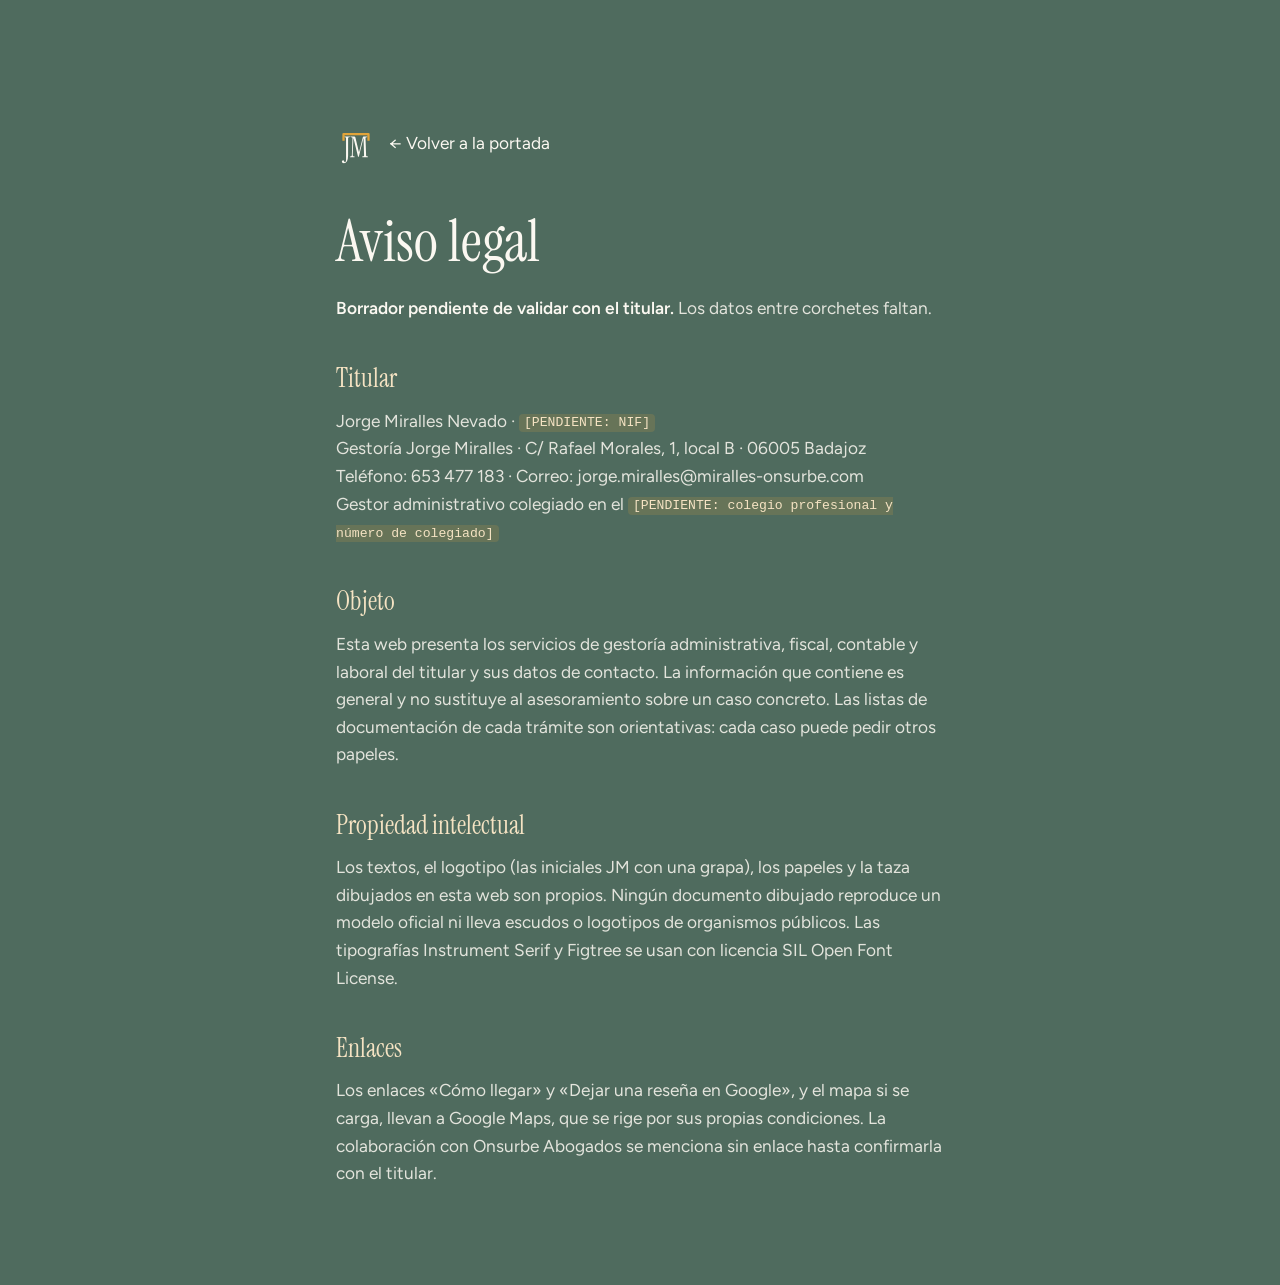
<file: aviso-legal.html>
<!DOCTYPE html>
<html lang="es">
<head>
<meta charset="utf-8">
<meta name="robots" content="noindex, nofollow">
<meta name="viewport" content="width=device-width, initial-scale=1">
<title>Aviso legal · Gestoría Jorge Miralles</title>
<link rel="icon" href="assets/favicon.svg" type="image/svg+xml">
<link rel="apple-touch-icon" href="assets/apple-touch-icon.png">
<link rel="preconnect" href="https://fonts.googleapis.com">
<link rel="preconnect" href="https://fonts.gstatic.com" crossorigin>
<link rel="stylesheet" href="https://fonts.googleapis.com/css2?family=Instrument+Serif:ital@0;1&family=Figtree:wght@400;500;600&display=swap">
<link rel="stylesheet" href="css/estilos.css?v=cb965772">
</head>
<body>
<main class="legal">
  <a class="legal__volver" href="index.html">
    <svg width="40" height="40" aria-hidden="true" focusable="false" viewBox="0 0 64 64"><path fill="currentColor" d="M12.62 62.89Q11.2 62.89 10.3 62.13Q9.4 61.37 9.4 60.13Q9.4 59.21 9.93 58.61Q10.46 58.01 11.29 58.01Q12.07 58.01 12.39 58.47Q12.71 58.93 12.92 59.53Q13.13 60.13 13.4 60.59Q13.68 61.05 14.28 61.05Q15.15 61.05 15.61 60.04Q16.07 59.03 16.07 57.19V22.92Q16.07 21.95 15.77 21.63Q15.47 21.31 14.51 21.12L13.45 20.94Q12.85 20.8 12.85 20.39Q12.85 19.88 13.54 19.88H21.87Q22.56 19.88 22.56 20.39Q22.56 20.8 21.96 20.94L20.9 21.12Q19.94 21.31 19.64 21.63Q19.34 21.95 19.34 22.92V50.98Q19.34 56.5 17.54 59.69Q15.75 62.89 12.62 62.89Z M35.92 52.54Q35.74 52.54 35.51 52.4Q35.28 52.26 35.19 51.8L28.24 23.61Q28.19 23.28 27.96 23.31Q27.73 23.33 27.73 23.65L26.81 49.04Q26.77 50.33 27.23 51Q27.69 51.67 28.84 51.85L29.44 51.94Q30.03 51.99 30.03 52.49Q30.03 53 29.34 53H22.77Q22.08 53 22.08 52.49Q22.08 51.99 22.67 51.94L23.27 51.85Q24.47 51.67 24.91 51Q25.34 50.33 25.39 49.04L26.31 22.92Q26.35 21.95 26.03 21.63Q25.71 21.31 24.65 21.12L23.59 20.94Q23 20.8 23 20.39Q23 19.88 23.69 19.88H29.21Q30.63 19.88 30.95 21.26L36.52 44.21Q36.61 44.54 36.82 44.54Q37.03 44.54 37.07 44.21L42.87 21.03Q43.14 19.88 44.34 19.88H49.77Q50.46 19.88 50.46 20.39Q50.46 20.8 49.86 20.94L48.8 21.12Q47.84 21.31 47.51 21.63Q47.19 21.95 47.24 22.92L48.16 49.96Q48.2 50.93 48.48 51.25Q48.76 51.57 49.72 51.76L50.78 51.94Q51.38 52.08 51.38 52.49Q51.38 53 50.69 53H42.36Q41.67 53 41.67 52.49Q41.67 52.08 42.27 51.94L43.33 51.76Q44.29 51.57 44.62 51.25Q44.94 50.93 44.89 49.96L44.11 23.65Q44.11 23.33 43.9 23.31Q43.7 23.28 43.6 23.56L36.61 51.8Q36.52 52.26 36.31 52.4Q36.11 52.54 35.92 52.54Z"/><path class="logo-grapa" d="M12 25v-9h40v9" fill="none" stroke="currentColor" stroke-width="3.6" stroke-linejoin="round" stroke-linecap="square"/></svg>
    <span>← Volver a la portada</span>
  </a>
  <h1>Aviso legal</h1>
  <p><strong>Borrador pendiente de validar con el titular.</strong> Los datos entre corchetes faltan.</p>

  <h2>Titular</h2>
  <p>Jorge Miralles Nevado · <span class="marca-pendiente">[PENDIENTE: NIF]</span><br>
  Gestoría Jorge Miralles · C/ Rafael Morales, 1, local B · 06005 Badajoz<br>
  Teléfono: 653 477 183 · Correo: jorge.miralles@miralles-onsurbe.com<br>
  Gestor administrativo colegiado en el <span class="marca-pendiente">[PENDIENTE: colegio profesional y número de colegiado]</span></p>

  <h2>Objeto</h2>
  <p>Esta web presenta los servicios de gestoría administrativa, fiscal, contable y laboral del titular y sus datos de contacto. La información que contiene es general y no sustituye al asesoramiento sobre un caso concreto. Las listas de documentación de cada trámite son orientativas: cada caso puede pedir otros papeles.</p>

  <h2>Propiedad intelectual</h2>
  <p>Los textos, el logotipo (las iniciales JM con una grapa), los papeles y la taza dibujados en esta web son propios. Ningún documento dibujado reproduce un modelo oficial ni lleva escudos o logotipos de organismos públicos. Las tipografías Instrument Serif y Figtree se usan con licencia SIL Open Font License.</p>

  <h2>Enlaces</h2>
  <p>Los enlaces «Cómo llegar» y «Dejar una reseña en Google», y el mapa si se carga, llevan a Google Maps, que se rige por sus propias condiciones. La colaboración con Onsurbe Abogados se menciona sin enlace hasta confirmarla con el titular.</p>
</main>
</body>
</html>
</file>
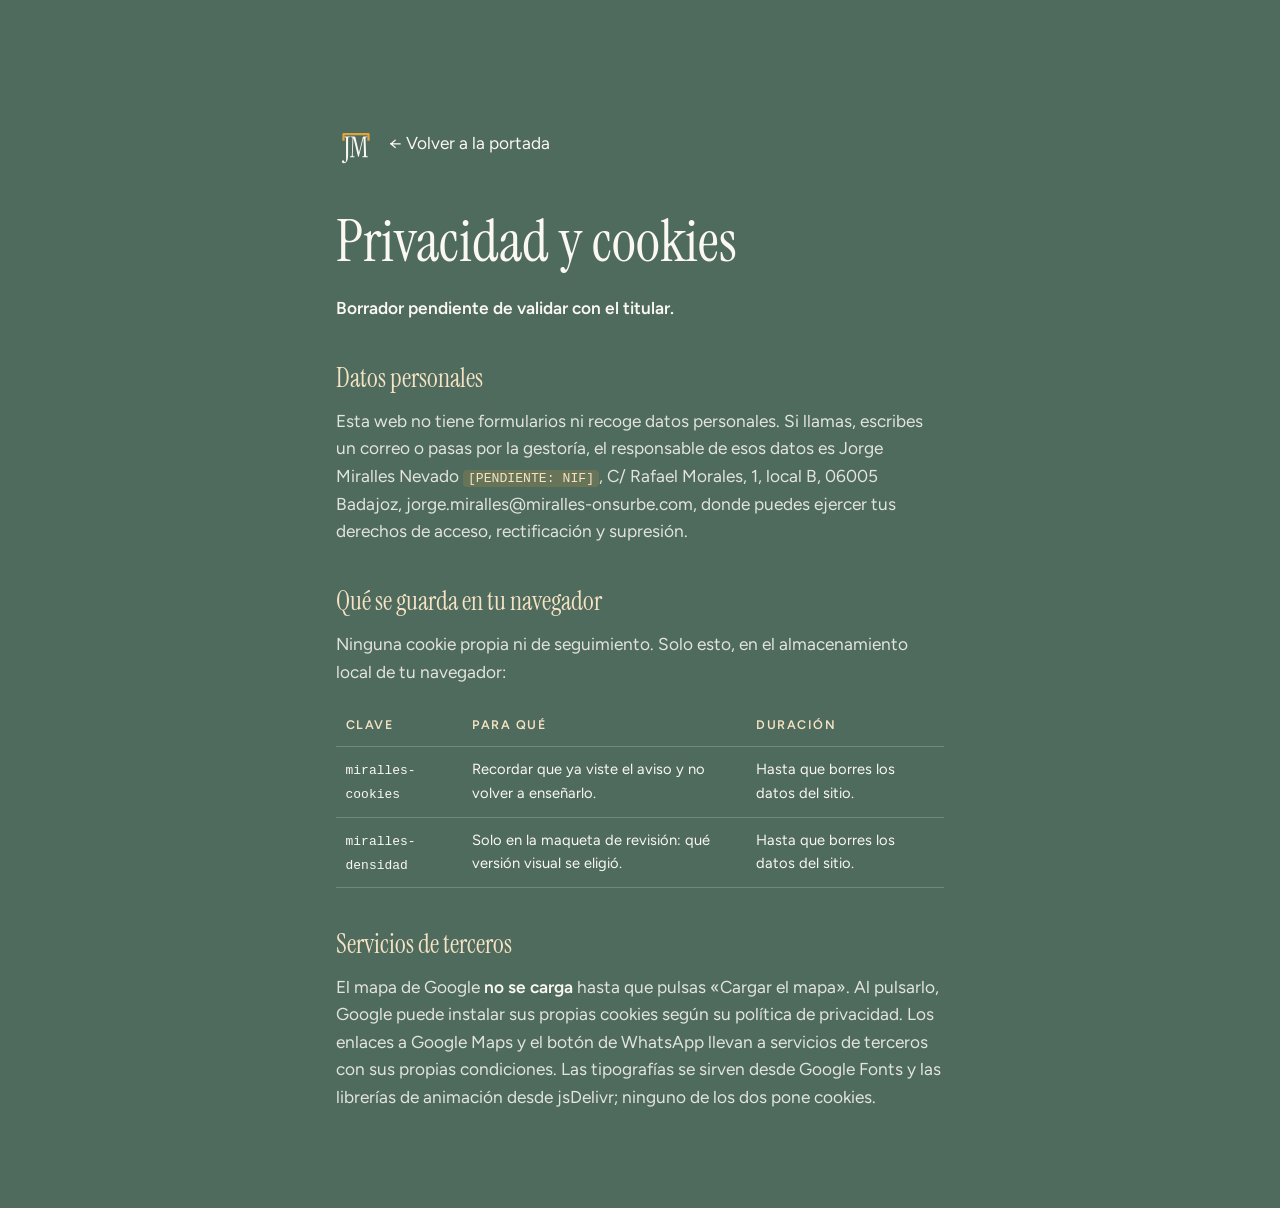
<file: privacidad.html>
<!DOCTYPE html>
<html lang="es">
<head>
<meta charset="utf-8">
<meta name="robots" content="noindex, nofollow">
<meta name="viewport" content="width=device-width, initial-scale=1">
<title>Privacidad y cookies · Gestoría Jorge Miralles</title>
<link rel="icon" href="assets/favicon.svg" type="image/svg+xml">
<link rel="apple-touch-icon" href="assets/apple-touch-icon.png">
<link rel="preconnect" href="https://fonts.googleapis.com">
<link rel="preconnect" href="https://fonts.gstatic.com" crossorigin>
<link rel="stylesheet" href="https://fonts.googleapis.com/css2?family=Instrument+Serif:ital@0;1&family=Figtree:wght@400;500;600&display=swap">
<link rel="stylesheet" href="css/estilos.css?v=cb965772">
</head>
<body>
<main class="legal">
  <a class="legal__volver" href="index.html">
    <svg width="40" height="40" aria-hidden="true" focusable="false" viewBox="0 0 64 64"><path fill="currentColor" d="M12.62 62.89Q11.2 62.89 10.3 62.13Q9.4 61.37 9.4 60.13Q9.4 59.21 9.93 58.61Q10.46 58.01 11.29 58.01Q12.07 58.01 12.39 58.47Q12.71 58.93 12.92 59.53Q13.13 60.13 13.4 60.59Q13.68 61.05 14.28 61.05Q15.15 61.05 15.61 60.04Q16.07 59.03 16.07 57.19V22.92Q16.07 21.95 15.77 21.63Q15.47 21.31 14.51 21.12L13.45 20.94Q12.85 20.8 12.85 20.39Q12.85 19.88 13.54 19.88H21.87Q22.56 19.88 22.56 20.39Q22.56 20.8 21.96 20.94L20.9 21.12Q19.94 21.31 19.64 21.63Q19.34 21.95 19.34 22.92V50.98Q19.34 56.5 17.54 59.69Q15.75 62.89 12.62 62.89Z M35.92 52.54Q35.74 52.54 35.51 52.4Q35.28 52.26 35.19 51.8L28.24 23.61Q28.19 23.28 27.96 23.31Q27.73 23.33 27.73 23.65L26.81 49.04Q26.77 50.33 27.23 51Q27.69 51.67 28.84 51.85L29.44 51.94Q30.03 51.99 30.03 52.49Q30.03 53 29.34 53H22.77Q22.08 53 22.08 52.49Q22.08 51.99 22.67 51.94L23.27 51.85Q24.47 51.67 24.91 51Q25.34 50.33 25.39 49.04L26.31 22.92Q26.35 21.95 26.03 21.63Q25.71 21.31 24.65 21.12L23.59 20.94Q23 20.8 23 20.39Q23 19.88 23.69 19.88H29.21Q30.63 19.88 30.95 21.26L36.52 44.21Q36.61 44.54 36.82 44.54Q37.03 44.54 37.07 44.21L42.87 21.03Q43.14 19.88 44.34 19.88H49.77Q50.46 19.88 50.46 20.39Q50.46 20.8 49.86 20.94L48.8 21.12Q47.84 21.31 47.51 21.63Q47.19 21.95 47.24 22.92L48.16 49.96Q48.2 50.93 48.48 51.25Q48.76 51.57 49.72 51.76L50.78 51.94Q51.38 52.08 51.38 52.49Q51.38 53 50.69 53H42.36Q41.67 53 41.67 52.49Q41.67 52.08 42.27 51.94L43.33 51.76Q44.29 51.57 44.62 51.25Q44.94 50.93 44.89 49.96L44.11 23.65Q44.11 23.33 43.9 23.31Q43.7 23.28 43.6 23.56L36.61 51.8Q36.52 52.26 36.31 52.4Q36.11 52.54 35.92 52.54Z"/><path class="logo-grapa" d="M12 25v-9h40v9" fill="none" stroke="currentColor" stroke-width="3.6" stroke-linejoin="round" stroke-linecap="square"/></svg>
    <span>← Volver a la portada</span>
  </a>
  <h1>Privacidad y cookies</h1>
  <p><strong>Borrador pendiente de validar con el titular.</strong></p>

  <h2>Datos personales</h2>
  <p>Esta web no tiene formularios ni recoge datos personales. Si llamas, escribes un correo o pasas por la gestoría, el responsable de esos datos es Jorge Miralles Nevado <span class="marca-pendiente">[PENDIENTE: NIF]</span>, C/ Rafael Morales, 1, local B, 06005 Badajoz, jorge.miralles@miralles-onsurbe.com, donde puedes ejercer tus derechos de acceso, rectificación y supresión.</p>

  <h2>Qué se guarda en tu navegador</h2>
  <p>Ninguna cookie propia ni de seguimiento. Solo esto, en el almacenamiento local de tu navegador:</p>
  <table>
    <thead><tr><th>Clave</th><th>Para qué</th><th>Duración</th></tr></thead>
    <tbody>
      <tr><td><code>miralles-cookies</code></td><td>Recordar que ya viste el aviso y no volver a enseñarlo.</td><td>Hasta que borres los datos del sitio.</td></tr>
      <tr><td><code>miralles-densidad</code></td><td>Solo en la maqueta de revisión: qué versión visual se eligió.</td><td>Hasta que borres los datos del sitio.</td></tr>
    </tbody>
  </table>

  <h2>Servicios de terceros</h2>
  <p>El mapa de Google <strong>no se carga</strong> hasta que pulsas «Cargar el mapa». Al pulsarlo, Google puede instalar sus propias cookies según su política de privacidad. Los enlaces a Google Maps y el botón de WhatsApp llevan a servicios de terceros con sus propias condiciones. Las tipografías se sirven desde Google Fonts y las librerías de animación desde jsDelivr; ninguno de los dos pone cookies.</p>
</main>
</body>
</html>
</file>
<file: css/estilos.css>
/* ═══════════════════════════════════════════════════════════════════════════
   Gestoría Jorge Miralles · «Mesa despejada»
   Linóleo verde de oficina, papel y un solo acento mostaza. El motivo es la
   mesa vista desde arriba: los papeles que da pereza abrir se recogen, se
   apilan, se grapan y queda el café. Los papeles son el hilo de toda la web.
   ═══════════════════════════════════════════════════════════════════════════ */

:root {
  --linoleo: #4F6B5E;
  --linoleo-hondo: #46604F;
  --papel: #FBF8F1;
  --papel-sombra: #EFEAE0;          /* segunda hoja del montón */
  --tinta: #1F2320;
  --tinta-suave: rgba(31, 35, 32, .66);   /* secundario sobre papel: 5,1:1 */
  --papel-apagado: rgba(251, 248, 241, .86); /* secundario sobre linóleo */
  --mostaza: #E2A43A;               /* el acento, intacto: decorativo y texto grande sobre linóleo hondo (3,2:1) y sobre tinta (7,3:1) */
  --acento-texto: #84662E;          /* respaldo sin color-mix */
  --acento-texto: color-mix(in srgb, var(--mostaza) 52%, var(--tinta));   /* mostaza como TEXTO sobre papel: 5,0:1 */
  --acento-claro: #F4E3C1;          /* respaldo sin color-mix */
  --acento-claro: color-mix(in srgb, var(--mostaza) 25%, var(--papel));   /* mostaza como TEXTO pequeño sobre linóleo: ≥4,5:1 */
  --grapa: #6F787C;
  --rojo-marca: #B33A33;            /* solo en las marcas pequeñas de los papeles */

  --tipo-rotulo: 'Instrument Serif', Georgia, 'Times New Roman', serif;
  --tipo-texto: 'Figtree', system-ui, -apple-system, 'Segoe UI', sans-serif;

  --margen: clamp(1.25rem, 5vw, 5rem);
  --cab: 76px;
  --suave: cubic-bezier(.22, 1, .36, 1);
  --sombra-papel: 0 1px 0 rgba(0, 0, 0, .05), 0 14px 26px -12px rgba(0, 0, 0, .55);   /* estática: nunca se anima */

  /* pila de los papeles (servicios): receta en .pila */
  --tope-pila: calc(var(--cab) + 3vh);
  --recorrido: 34vh;
  --reposo: 28vh;
}

*, *::before, *::after { box-sizing: border-box; }

html {
  overflow-x: clip;
  scroll-behavior: auto;          /* Lenis se encarga; nunca smooth aquí */
  -webkit-text-size-adjust: 100%;
  background: var(--linoleo-hondo);
}
html.cortina-activa { overflow: hidden; }

/* Hoja mínima de Lenis: sin ella el scroll va a tirones */
html.lenis, html.lenis body { height: auto; }
.lenis.lenis-smooth { scroll-behavior: auto !important; }
.lenis.lenis-smooth [data-lenis-prevent] { overscroll-behavior: contain; }
.lenis.lenis-stopped { overflow: hidden; }

body {
  margin: 0;
  background: var(--linoleo);
  color: var(--papel);
  font-family: var(--tipo-texto);
  font-size: clamp(1rem, .96rem + .2vw, 1.08rem);
  line-height: 1.6;
  -webkit-font-smoothing: antialiased;
  text-rendering: optimizeLegibility;
}

img, svg { max-width: 100%; }
a { color: inherit; }
p { margin: 0 0 1em; }
h1, h2, h3 { font-weight: 400; margin: 0; }
ul, ol { margin: 0; padding: 0; list-style: none; }

:focus-visible { outline: 2px solid var(--mostaza); outline-offset: 3px; border-radius: 4px; }

.visualmente-oculto {
  position: absolute; width: 1px; height: 1px;
  margin: -1px; padding: 0; overflow: hidden;
  clip: rect(0 0 0 0); clip-path: inset(50%); white-space: nowrap;
}
.salto-contenido {
  position: fixed; top: 10px; left: 10px; z-index: 999;
  transform: translateY(-160%);
  background: var(--mostaza); color: var(--tinta);
  padding: .7rem 1.1rem; border-radius: 8px; font-weight: 600;
  transition: transform .25s ease;
}
.salto-contenido:focus { transform: none; }

.marca-pendiente {
  font-family: ui-monospace, SFMono-Regular, Menlo, Consolas, monospace;
  font-size: .76em; font-weight: 500;
  color: var(--acento-claro);
  background: rgba(226, 164, 58, .16);
  padding: .1em .38em; border-radius: 4px;
}
.sobre-papel .marca-pendiente, .hoja .marca-pendiente, .tarjeta .marca-pendiente, .cookies .marca-pendiente { color: var(--acento-texto); background: rgba(226, 164, 58, .18); }

/* ─────────── tipografía común ─────────── */
.antetitulo {
  margin: 0 0 1.1rem;
  font: 600 .74rem/1.3 var(--tipo-texto);
  letter-spacing: .24em; text-transform: uppercase;
  color: var(--acento-claro);
}
.antetitulo--papel { color: var(--acento-texto); }
.titulo {
  font: 400 clamp(2.4rem, 5.2vw, 4.4rem)/1 var(--tipo-rotulo);
  letter-spacing: -.01em;
}
.titulo em { font-style: italic; color: var(--mostaza); }
.sobre-papel .titulo em { color: var(--acento-texto); }

/* ─────────── botones y enlaces ─────────── */
.boton {
  --fondo: var(--papel);
  --texto: var(--tinta);
  display: inline-flex; align-items: center; justify-content: center; gap: .6rem;
  padding: .95rem 1.55rem;
  border: 1px solid var(--fondo); border-radius: 999px;
  background: var(--fondo); color: var(--texto);
  font: 600 .95rem/1 var(--tipo-texto);
  text-decoration: none; cursor: pointer;
  transition: background-color .35s var(--suave), color .35s var(--suave), border-color .35s var(--suave);
}
.boton:hover { --fondo: var(--mostaza); }
.boton--mostaza { --fondo: var(--mostaza); }
.boton--mostaza:hover { --fondo: var(--papel); }
.boton--linea { background: transparent; color: var(--papel); border-color: rgba(251, 248, 241, .55); }
.boton--linea:hover { background: var(--papel); color: var(--tinta); }
.boton--tinta { --fondo: var(--tinta); --texto: var(--papel); }
.boton--tinta:hover { --fondo: var(--linoleo); }
.boton--mini { padding: .72rem 1.15rem; font-size: .88rem; }

.enlace {
  position: relative;
  color: inherit; text-decoration: none;
  font-weight: 600; font-size: .95rem;
  padding-bottom: .2rem;
  background: linear-gradient(currentColor, currentColor) 0 100% / 100% 1px no-repeat;
  transition: background-size .5s var(--suave);
}
.enlace:hover { background-size: 30% 1px; }

/* ─────────── titulares partidos (letras / palabras) ─────────── */
.con-movimiento [data-revelar] .letra,
.con-movimiento [data-revelar] .palabra-int {
  display: inline-block;
  transform: translate3d(0, 135%, 0);   /* más allá del relleno inferior de la máscara: ni una ceja asoma */
}
.con-movimiento [data-revelar] .palabra {
  display: inline-block;
  white-space: nowrap;            /* o parte «me / sa» */
  overflow: hidden;
  padding: .26em .04em .22em;     /* la máscara no corta tildes ni descendentes */
  margin: -.26em -.04em -.22em;
}
[data-revelar] .palabra { white-space: nowrap; }

/* ═══════════════ cortina: la hoja cae y se aparta de la mesa ═══════════════ */
.cortina { position: fixed; inset: 0; z-index: 900; pointer-events: none; overflow: hidden; }
.sin-js .cortina { display: none; }
.cortina.fuera { display: none !important; }
html.con-js .cortina.fuera { display: none !important; }   /* gana a cualquier regla que la muestre */
.cortina__fondo {
  position: absolute; inset: 0;
  background: var(--tinta);         /* no es el color del hero que destapa */
  display: grid; place-items: center;
}
.cortina__labio { position: absolute; top: 0; right: 100%; height: 100%; width: 12vw; display: block; overflow: visible; }
.cortina__labio path { fill: var(--tinta); }
.cortina__hoja {
  position: relative;
  --ancho-hoja: min(72vw, 440px);
  width: var(--ancho-hoja); aspect-ratio: 1 / 1.28;
  background: var(--papel); color: var(--tinta);
  border-radius: 3px;
  box-shadow: 0 30px 60px -20px rgba(0, 0, 0, .7);
  /* el % de un padding se mide contra el ancho del padre (la pantalla), no de la hoja */
  padding: calc(var(--ancho-hoja) * .09) calc(var(--ancho-hoja) * .09) calc(var(--ancho-hoja) * .08);
  display: flex; flex-direction: column; justify-content: flex-end;
  will-change: transform;
}
.con-js .cortina__hoja { visibility: hidden; }   /* GSAP la coloca antes de enseñarla */
.cortina__hoja::before {
  content: ''; position: absolute; inset: 0; pointer-events: none;
  background:
    linear-gradient(to bottom, transparent 47.8%, rgba(31, 35, 32, .07) 48%, transparent 48.4%),
    repeating-linear-gradient(transparent 0 1.7rem, rgba(31, 35, 32, .09) 1.7rem calc(1.7rem + 1px));
  background-origin: content-box;
  margin: 18% 9% 9%;
}
.cortina__nombre {
  margin: 0;
  font: 400 calc(var(--ancho-hoja) * .125)/.98 var(--tipo-rotulo);
  letter-spacing: -.01em;
}
.cortina__nombre span { display: block; overflow: hidden; padding: .1em 0; margin: -.1em 0; }
.cortina__nombre b { display: inline-block; font-weight: 400; }
.con-js .cortina__nombre b { transform: translateY(112%); }
.cortina__nombre b i { font-style: italic; color: var(--acento-texto); }
.cortina__pie {
  margin: 1rem 0 0;
  font: 600 .68rem/1.4 var(--tipo-texto);
  letter-spacing: .24em; text-transform: uppercase;
  color: var(--tinta-suave);
}
.con-js .cortina__pie { opacity: 0; }
/* membrete: el logo arriba a la izquierda de la hoja */
.cortina__marca {
  position: absolute; top: calc(var(--ancho-hoja) * .075); left: calc(var(--ancho-hoja) * .085);
  width: calc(var(--ancho-hoja) * .15); height: calc(var(--ancho-hoja) * .15);
  color: var(--tinta);
}
.cortina__marca { --logo-grapa: var(--acento-texto); }
@media (prefers-reduced-motion: reduce) { .cortina { display: none !important; } }

/* ═══════════════ cabecera ═══════════════ */
.cabecera {
  position: fixed; top: 0; left: 0; right: 0; z-index: 400;
  height: var(--cab);
  display: flex; align-items: center; gap: clamp(1rem, 3vw, 2.5rem);
  padding: 0 var(--margen);
  color: var(--papel);
  transition: background-color .45s var(--suave), box-shadow .45s var(--suave);
}
.cabecera--fija {
  background: rgba(31, 35, 32, .78);
  -webkit-backdrop-filter: blur(12px); backdrop-filter: blur(12px);
  box-shadow: 0 1px 0 rgba(251, 248, 241, .12);
}
.cabecera__marca {
  position: relative; z-index: 2;
  display: flex; align-items: center; gap: .8rem;
  color: inherit; text-decoration: none;
}
.cabecera__logo { flex: none; display: block; color: var(--papel); }
.cabecera__logo { --logo-grapa: var(--mostaza); }
.cabecera__nombre {
  display: flex; flex-direction: column;
  font: 400 1.45rem/1 var(--tipo-rotulo);
  letter-spacing: .005em;
}
.cabecera__nombre small {
  font: 600 .6rem/1 var(--tipo-texto);
  letter-spacing: .26em; text-transform: uppercase;
  color: var(--acento-claro); margin-top: .4rem;
}
.cabecera__nav { display: flex; gap: clamp(1.1rem, 2.4vw, 2.2rem); margin-left: auto; }
.cabecera__nav a {
  position: relative;
  color: inherit; text-decoration: none;
  font-weight: 500; font-size: .95rem;
}
.cabecera__nav a::after {
  content: ''; position: absolute; left: 0; right: 0; bottom: -4px; height: 1px;
  background: var(--mostaza); transform: scaleX(0); transform-origin: right;
  transition: transform .45s var(--suave);
}
.cabecera__nav a:hover::after { transform: scaleX(1); transform-origin: left; }
.cabecera__llamar-movil { display: none; }

.hamburguesa {
  display: none;
  position: relative; z-index: 2;
  width: 46px; height: 46px; margin-left: auto;
  border: 1px solid rgba(251, 248, 241, .55); border-radius: 50%;
  background: transparent; color: inherit; cursor: pointer;
  place-content: center; gap: 6px;
}
.hamburguesa__linea {
  display: block; width: 18px; height: 1.5px; background: currentColor;
  transition: transform .4s var(--suave);
}
.menu-abierto .hamburguesa__linea:first-child { transform: translateY(3.75px) rotate(45deg); }
.menu-abierto .hamburguesa__linea:nth-child(2) { transform: translateY(-3.75px) rotate(-45deg); }

/* ═══════════════ papeles: la pieza que se repite ═══════════════ */
/* Cada papel tiene dos capas: el .papel (posición y vuelo, lo mueve el scroll)
   y la .papel__hoja (lo que se levanta al pasar el ratón). Así ninguna
   propiedad tiene dos dueños. La sombra es estática y va en su propia capa. */
.papel {
  position: absolute;
  left: var(--x); top: var(--y);
  width: var(--ancho-papel, 190px);
  rotate: var(--r, 0deg);
  z-index: var(--z, 1);
  will-change: transform;
}
.papel__hoja {
  position: relative;
  background: var(--papel); color: var(--tinta);
  border-radius: 2px;
  padding: .85rem .9rem 1rem;
  transition: scale .45s var(--suave);
}
.papel__hoja::before {          /* textura muy suave + un doblez */
  content: ''; position: absolute; inset: 0; border-radius: inherit; pointer-events: none;
  background:
    linear-gradient(to bottom, transparent 49.7%, rgba(31, 35, 32, .09) 50%, rgba(255, 255, 255, .5) 50.4%, transparent 51%),
    linear-gradient(135deg, rgba(31, 35, 32, .06), transparent 14%),
    url("data:image/svg+xml,%3Csvg xmlns='http://www.w3.org/2000/svg' width='120' height='120'%3E%3Cfilter id='g'%3E%3CfeTurbulence type='fractalNoise' baseFrequency='.9' numOctaves='2' stitchTiles='stitch'/%3E%3CfeColorMatrix values='0 0 0 0 .12 0 0 0 0 .14 0 0 0 0 .12 0 0 0 .05 0'/%3E%3C/filter%3E%3Crect width='120' height='120' filter='url(%23g)'/%3E%3C/svg%3E");
}
.papel__sombra {                 /* sombra cacheada en su propia capa: solo cambia su opacidad */
  position: absolute; inset: 0; border-radius: 2px; z-index: -1;
  box-shadow: var(--sombra-papel);
  transition: opacity .45s var(--suave);
}
.papel__sombra--alta { opacity: 0; box-shadow: 0 2px 0 rgba(0, 0, 0, .04), 0 28px 44px -16px rgba(0, 0, 0, .6); }
.sin-movimiento .papel__hoja--alzada { scale: 1.035; }   /* con GSAP la escala la pone el JS */
.papel__hoja--alzada .papel__sombra--alta { opacity: 1; }
.papel small {
  display: block;
  font: 700 .56rem/1.3 var(--tipo-texto);
  letter-spacing: .16em; text-transform: uppercase;
  color: var(--tinta-suave);
}
.papel strong {
  display: block;
  font: 400 1.35rem/1.05 var(--tipo-rotulo);
  margin-top: .35rem;
}
.papel__renglones {
  margin-top: .65rem; height: 2.6rem;
  background: repeating-linear-gradient(transparent 0 .5rem, rgba(31, 35, 32, .13) .5rem calc(.5rem + 1px));
}
.papel__marca {
  position: absolute; right: .6rem; top: .55rem;
  font: 700 .55rem/1 var(--tipo-texto); letter-spacing: .1em;
  color: var(--rojo-marca); border: 1.5px solid var(--rojo-marca);
  padding: .2em .4em; border-radius: 2px;
  rotate: 7deg;
}
.papel--extra { }

/* la grapa y la taza */
.grapa {
  position: absolute; width: 30px; height: 10px;
  border: 3px solid var(--grapa); border-bottom: 0; border-radius: 2px 2px 0 0;
  box-shadow: inset 0 2px 0 rgba(255, 255, 255, .35);
  z-index: 30; pointer-events: none;
  rotate: -12deg;
}
.taza {
  position: absolute; width: 112px; height: 112px;
  z-index: 25; pointer-events: none;
  will-change: transform;
}
.taza svg { width: 100%; height: 100%; display: block; overflow: visible; }

/* ═══════════════ hero: la mesa ═══════════════ */
.hero {
  position: relative;
  min-height: 100vh; min-height: 100svh;
  display: grid;
  grid-template-columns: minmax(0, 20rem) minmax(0, 1fr);
  align-items: center;
  padding: calc(var(--cab) + 1.5rem) var(--margen) 3.4rem;
  overflow: hidden;
  background:
    radial-gradient(ellipse 60% 90% at 14% 50%, var(--linoleo-hondo) 30%, transparent 75%),
    radial-gradient(ellipse at 30% 20%, rgba(255, 255, 255, .06), transparent 60%),
    repeating-linear-gradient(90deg, transparent 0 3px, rgba(0, 0, 0, .022) 3px 4px),
    var(--linoleo);
}
.hero__texto { position: relative; z-index: 40; max-width: 30rem; }
.hero__titulo {
  display: grid;                   /* las dos frases en la misma celda */
  font: 400 clamp(2.9rem, 6.2vw, 5.6rem)/.95 var(--tipo-rotulo);
  letter-spacing: -.012em;
  margin-bottom: 1.1rem;
}
.hero__frase { grid-area: 1 / 1; }
.hero__frase em { font-style: italic; color: var(--mostaza); }
.hero__frase--despues { visibility: hidden; }
.hero--recogido .hero__frase--antes { visibility: hidden; }
.hero--recogido .hero__frase--despues { visibility: visible; }
.con-movimiento .hero__frase--despues { visibility: visible; }   /* la enseña el scrub, letra a letra */
.hero__entrada { max-width: 34ch; color: var(--papel-apagado); font-size: 1.05rem; }
.hero__acciones { display: flex; flex-wrap: wrap; gap: .8rem 1rem; align-items: center; margin-top: 1.5rem; }
.hero__nota { margin: 1.3rem 0 0; font-size: .86rem; color: var(--papel-apagado); }
.hero__desliza {
  position: absolute; left: var(--margen); bottom: 1.4rem; z-index: 40;
  margin: 0; font: 600 .66rem/1 var(--tipo-texto); letter-spacing: .22em; text-transform: uppercase;
  color: var(--acento-claro);
}
.hero__mesa { position: absolute; inset: 0; z-index: 10; }
.hero__mesa .papel { --ancho-papel: clamp(150px, 14vw, 200px); }
.hero .grapa { left: var(--gx, 0px); top: var(--gy, 0px); }
.con-movimiento .hero .grapa { opacity: 0; }
.sin-movimiento .hero .grapa { opacity: 0; transition: opacity .3s .9s; }
.hero .taza { left: var(--tx, 70%); top: var(--ty, 70%); }
.con-movimiento .hero .taza { opacity: 0; }
.sin-movimiento .hero .taza { opacity: 0; scale: .85; transition: opacity .6s .8s var(--suave), scale .6s .8s var(--suave); }
/* con GSAP el giro de reposo lo pone GSAP: el `rotate` del CSS giraría el sistema en que vuela */
.con-movimiento .hero:not(.hero--recogido) .papel { rotate: 0deg; }
.sin-movimiento .hero .papel { transition: translate .9s var(--suave), rotate .9s var(--suave); transition-delay: calc(var(--i, 0) * 80ms); }
/* estado recogido sin GSAP (o densidad sobria): la mesa ya ordenada, con transform.
   Van después y con la misma especificidad que las reglas de arriba: ganan. */
.hero.hero--recogido .papel { translate: var(--dx, 0px) var(--dy, 0px); rotate: var(--sr, 0deg); }
.hero.hero--recogido .grapa { opacity: 1; }
.hero.hero--recogido .taza { opacity: 1; scale: 1; }
.hero.hero--recogido .hero__frase--despues .letra { transform: none !important; }

/* ═══════════════ marquesina: «Tráemelo» quieto y los papeles pasando ═══════════════ */
.marquesina {
  position: relative; z-index: 2;
  background: var(--tinta); color: var(--papel);
  padding: 1.6rem 0 1.4rem;
  overflow: hidden;
  display: grid; grid-template-columns: auto 1fr; align-items: baseline;
}
.marquesina__estribillo {
  margin: 0; padding: 0 1.6rem 0 var(--margen);
  font: italic 400 clamp(2.6rem, 7vw, 6rem)/1 var(--tipo-rotulo); color: var(--mostaza);
  white-space: nowrap;
}
.marquesina__ventana {
  overflow: hidden; min-width: 0;
  -webkit-mask-image: linear-gradient(to right, transparent, #000 4rem);
          mask-image: linear-gradient(to right, transparent, #000 4rem);
}
.marquesina__carril { display: flex; width: max-content; white-space: nowrap; will-change: transform; }
.marquesina__grupo { display: flex; align-items: baseline; padding-right: 2.2rem; }
.marquesina__grupo span { padding-right: 2.2rem; }
.marquesina__grupo i { align-self: center; width: 8px; height: 8px; border-radius: 50%; background: var(--mostaza); margin-right: 2.2rem; }
.marquesina__carril--lista { font: 400 clamp(2.6rem, 7vw, 6rem)/1 var(--tipo-rotulo); color: var(--papel); }
.marquesina__carril--lista .marquesina__grupo i { background: var(--mostaza); width: 9px; height: 9px; }

/* ═══════════════ los papeles (servicios): pila de hojas ═══════════════ */
.papeles {
  position: relative; z-index: 1;
  padding: clamp(4.5rem, 9vw, 7.5rem) var(--margen) 0;
  background:
    radial-gradient(ellipse at 80% 10%, rgba(255, 255, 255, .05), transparent 55%),
    repeating-linear-gradient(90deg, transparent 0 3px, rgba(0, 0, 0, .022) 3px 4px),
    var(--linoleo);
}
.papeles__cabeza { max-width: 44rem; margin-bottom: clamp(2rem, 5vw, 3.6rem); }
.papeles__entrada { max-width: 44ch; color: var(--papel-apagado); margin-top: 1.2rem; }

/* ── receta de la pila ──
   El <li> es el sticky. TODAS las hojas miden lo mismo (--alto-hoja, la más
   alta medida por JS) y TODOS los <li> llevan el MISMO margin-bottom, el
   último también. El reposo con la pila completa lo da el ::after. */
.pila {
  display: flow-root;
  max-width: 62rem; margin: 0 auto;
}
.pila__item {
  position: sticky; top: var(--tope-pila);
  margin-bottom: var(--recorrido);
}
.pila::after { content: ''; display: block; height: var(--reposo); }
.pila__item .hoja { height: var(--alto-hoja); align-content: center; }
.hoja {
  --oscuro: 0;
  position: relative;
  min-height: 27rem;
  background: var(--papel); color: var(--tinta);
  border-radius: 3px;
  box-shadow: var(--sombra-papel);
  padding: clamp(1.6rem, 3.4vw, 2.8rem) clamp(1.4rem, 4vw, 3.2rem);
  display: grid; grid-template-columns: minmax(0, 1.15fr) minmax(0, .85fr); gap: 1.4rem clamp(1.6rem, 4vw, 3.4rem);
  rotate: var(--r, 0deg);
  transform-origin: 50% 0;
  overflow: hidden;
}
.hoja::before {                  /* renglones tenues al fondo */
  content: ''; position: absolute; inset: 0; pointer-events: none;
  background:
    repeating-linear-gradient(transparent 0 2.15rem, rgba(31, 35, 32, .05) 2.15rem calc(2.15rem + 1px));
  background-origin: content-box; background-clip: content-box;
  padding: inherit;
}
.hoja::after {                   /* la de debajo se oscurece un poco al hundirse */
  content: ''; position: absolute; inset: 0; pointer-events: none;
  background: var(--tinta); opacity: var(--oscuro); border-radius: inherit;
}
.hoja > * { position: relative; z-index: 1; }
.hoja__marca {
  position: absolute; right: clamp(1rem, 3vw, 2rem); top: clamp(1rem, 3vw, 2rem); z-index: 1;
  font: 700 .62rem/1 var(--tipo-texto); letter-spacing: .12em;
  color: var(--rojo-marca); border: 1.5px solid var(--rojo-marca);
  padding: .3em .5em; border-radius: 2px; rotate: 6deg;
}
.hoja__num { margin: 0 0 .8rem; font: 600 .7rem/1.3 var(--tipo-texto); letter-spacing: .22em; text-transform: uppercase; color: var(--acento-texto); }
.hoja h3 { font: 400 clamp(2rem, 3.6vw, 3rem)/1 var(--tipo-rotulo); }
.hoja__lema { margin: .5rem 0 1rem; font: italic 400 1.3rem/1.2 var(--tipo-rotulo); color: var(--acento-texto); }
.hoja p { color: var(--tinta); }
.hoja__texto > p:not(.hoja__num):not(.hoja__lema) { color: var(--tinta-suave); max-width: 44ch; }
.hoja__lista-titulo { margin: 0 0 .5rem; font: 600 .7rem/1.3 var(--tipo-texto); letter-spacing: .2em; text-transform: uppercase; color: var(--acento-texto); }
.hoja__lista { display: grid; gap: .3rem; margin-bottom: 1.4rem; }
.hoja__lista li { padding-left: 1.1rem; position: relative; }
.hoja__lista li::before { content: ''; position: absolute; left: 0; top: .72em; width: 6px; height: 6px; border-radius: 50%; background: var(--mostaza); }
.hoja__traer { display: none; margin: 0 0 1.2rem; padding: .9rem 1rem; border: 1px dashed rgba(31, 35, 32, .35); border-radius: 4px; }
.hoja__traer p { margin: 0 0 .4rem; font: 600 .68rem/1.3 var(--tipo-texto); letter-spacing: .18em; text-transform: uppercase; color: var(--acento-texto); }
.hoja__traer ul { display: grid; gap: .15rem; font-size: .92rem; color: var(--tinta-suave); }
.hoja__traer ul li::before { content: '· '; }
.hoja__traer small { display: block; margin-top: .5rem; font-size: .74rem; color: var(--tinta-suave); }
.hoja .enlace { color: var(--tinta); }
.pila__item:nth-child(2) .hoja { background: #F8F4EA; }
.pila__item:nth-child(3) .hoja { background: var(--papel); }
.pila__item:nth-child(4) .hoja { background: #F7F2E6; }
.pila__item:nth-child(5) .hoja { background: var(--papel); }

/* la bandeja de «hecho», fija en la esquina: indicador de progreso */
.bandeja {
  position: fixed; right: 1.1rem; bottom: 1.1rem; z-index: 450;
  width: 132px;
  display: grid; justify-items: center; gap: .3rem;
  padding: .6rem .6rem .55rem;
  /* fondo propio: pasa por encima de secciones papel y de secciones linóleo y tiene que leerse en las dos */
  background: rgba(31, 35, 32, .84); border: 1px solid rgba(251, 248, 241, .22); border-radius: 10px;
  color: var(--papel);
  font: 600 .62rem/1 var(--tipo-texto); letter-spacing: .18em; text-transform: uppercase;
  transition: opacity .35s ease, visibility .35s ease, transform .35s ease;
}
.bandeja__caja {
  position: relative; width: 112px; height: 78px;
  background: rgba(79, 107, 94, .55);
  border: 1.5px solid rgba(251, 248, 241, .5); border-bottom-width: 4px; border-radius: 4px 4px 6px 6px;
  overflow: visible;
}
.bandeja__hoja {
  position: absolute; left: 50%; top: 50%;
  width: 60px; height: 42px; margin: -21px 0 0 -30px;
  background: var(--papel); border-radius: 1px;
  box-shadow: 0 1px 0 rgba(0, 0, 0, .12), 0 6px 10px -6px rgba(0, 0, 0, .6);
  rotate: var(--r); translate: var(--ox) var(--oy);
  opacity: 0; transition: opacity .25s ease;
  background-image: repeating-linear-gradient(transparent 0 6px, rgba(31, 35, 32, .14) 6px 7px);
  background-origin: content-box; background-clip: content-box; padding: 8px 7px 5px;
}
.bandeja__hoja.puesta { opacity: 1; }
/* fuera de la sección de los papeles no pinta nada en pantalla */
.bandeja--fuera { opacity: 0; visibility: hidden; pointer-events: none; }
.bandeja__grapa { position: absolute; left: 34px; top: 12px; opacity: 0; scale: 1.6; transition: opacity .3s ease, scale .5s cubic-bezier(.34, 1.56, .64, 1); rotate: -14deg; }
.bandeja--grapada .bandeja__grapa { opacity: 1; scale: 1; }
.bandeja__cuenta { font: 400 1.05rem/1 var(--tipo-rotulo); letter-spacing: 0; text-transform: none; }
.bandeja__cuenta b { font-weight: 400; color: var(--mostaza); }
.bandeja__rotulo { color: var(--acento-claro); }
.vuelo {
  position: fixed; left: 0; top: 0; z-index: 460; pointer-events: none;
  width: 60px; height: 42px; background: var(--papel); border-radius: 1px;
  box-shadow: 0 8px 14px -6px rgba(0, 0, 0, .55);
  transform-origin: 50% 50%;
}
/* índice de texto (densidad sobria): sustituye a la bandeja */
.indice {
  position: fixed; right: 1.1rem; bottom: 1.1rem; z-index: 450;
  display: none; gap: .3rem;
  padding: .7rem .9rem;
  background: rgba(31, 35, 32, .82); color: var(--papel);
  border: 1px solid rgba(251, 248, 241, .25); border-radius: 6px;
  font: 500 .74rem/1.3 var(--tipo-texto);
  transition: transform .35s ease;
}
.indice li { color: rgba(251, 248, 241, .5); }
.indice li.activo { color: var(--papel); }
.indice li.activo::before { content: '✓ '; color: var(--mostaza); }

/* ═══════════════ quién te lo lleva: la tarjeta de visita ═══════════════ */
.quien {
  position: relative; z-index: 2;
  margin-top: calc(-1 * var(--recorrido) + 2.6rem);   /* se come el hueco que deja el margen de la última hoja */
  padding: clamp(4rem, 9vw, 7rem) var(--margen);
  background:
    repeating-linear-gradient(90deg, transparent 0 3px, rgba(0, 0, 0, .025) 3px 4px),
    var(--linoleo-hondo);
  display: grid; grid-template-columns: minmax(0, 1fr) minmax(0, 1fr); gap: clamp(2rem, 6vw, 5rem); align-items: center;
}
.quien__texto { max-width: 34rem; }
.quien__texto p { color: var(--papel-apagado); }
.quien__nota { font-size: .86rem; }
.quien__datos { list-style: none; margin: 1.4rem 0 1.2rem; padding: 0; border-top: 1px solid rgba(251, 248, 241, .14); }
.quien__datos li { display: grid; grid-template-columns: 3.4rem 1fr; gap: 1rem; align-items: baseline; padding: .55rem 0; border-bottom: 1px solid rgba(251, 248, 241, .14); color: var(--papel); font-size: .95rem; }
.quien__datos span { font: italic 400 1.25rem/1 var(--tipo-rotulo); color: var(--mostaza); }
.tarjeta {
  position: relative;
  justify-self: center; width: min(100%, 30rem); aspect-ratio: 1.75 / 1;
  background: var(--papel); color: var(--tinta);
  border-radius: 4px; box-shadow: var(--sombra-papel);
  padding: clamp(1.1rem, 3vw, 1.9rem) clamp(1.2rem, 3.4vw, 2.1rem);
  display: grid; grid-template-columns: minmax(0, 1fr) auto; gap: 1rem; align-content: space-between;
  rotate: -2.5deg;
}
.tarjeta::before {
  content: ''; position: absolute; inset: 0; pointer-events: none;
  background: url("data:image/svg+xml,%3Csvg xmlns='http://www.w3.org/2000/svg' width='120' height='120'%3E%3Cfilter id='g'%3E%3CfeTurbulence type='fractalNoise' baseFrequency='.9' numOctaves='2' stitchTiles='stitch'/%3E%3CfeColorMatrix values='0 0 0 0 .12 0 0 0 0 .14 0 0 0 0 .12 0 0 0 .05 0'/%3E%3C/filter%3E%3Crect width='120' height='120' filter='url(%23g)'/%3E%3C/svg%3E");
}
.tarjeta > * { position: relative; }
.tarjeta__nombre { font: 400 clamp(1.5rem, 3vw, 2.1rem)/1 var(--tipo-rotulo); margin: 0; }
.tarjeta__oficio { margin: .35rem 0 0; font: 600 .62rem/1.4 var(--tipo-texto); letter-spacing: .2em; text-transform: uppercase; color: var(--acento-texto); }
.tarjeta__datos { grid-column: 1 / -1; margin: 0; font-size: .86rem; color: var(--tinta-suave); display: grid; gap: .1rem; }
.tarjeta__datos a { text-decoration: none; color: var(--tinta); }
.tarjeta__foto {
  width: clamp(4.6rem, 9vw, 6.2rem); aspect-ratio: 1; border: 1.5px dashed rgba(31, 35, 32, .35); border-radius: 3px;
  display: grid; place-items: center; text-align: center;
  font: 500 .58rem/1.3 ui-monospace, Menlo, Consolas, monospace; color: var(--acento-texto); padding: .3rem;
}
.tarjeta__pendientes { grid-column: 1 / -1; display: flex; flex-wrap: wrap; gap: .3rem .5rem; margin: 0; }
.tarjeta__logo { display: block; width: 2.6rem; height: 2.6rem; margin: 0 0 .6rem -.2rem; color: var(--tinta); }
.tarjeta__logo { --logo-grapa: var(--acento-texto); }

/* ═══════════════ reseñas ═══════════════ */
.resenas {
  position: relative; z-index: 2;
  background: var(--papel); color: var(--tinta);
  padding: clamp(4rem, 9vw, 7rem) var(--margen);
  display: grid; grid-template-columns: auto minmax(0, 1fr); gap: clamp(2rem, 6vw, 5rem); align-items: center;
}
.resenas__nota { display: grid; justify-items: start; }
.resenas__cifra { font: 400 clamp(5rem, 12vw, 8.5rem)/.9 var(--tipo-rotulo); letter-spacing: -.02em; }
.resenas__estrellas { color: var(--mostaza); font-size: 1.4rem; letter-spacing: .1em; margin-top: .4rem; }
.resenas__cuenta { margin: .6rem 0 0; font: 600 .72rem/1.4 var(--tipo-texto); letter-spacing: .2em; text-transform: uppercase; color: var(--acento-texto); }
.resenas__texto { max-width: 36rem; }
.resenas__texto p { color: var(--tinta-suave); }
.resenas__texto .boton { margin-top: .6rem; }

/* ═══════════════ horario y dónde ═══════════════ */
.donde {
  position: relative; z-index: 2;
  padding: clamp(4rem, 9vw, 7rem) var(--margen);
  background:
    repeating-linear-gradient(90deg, transparent 0 3px, rgba(0, 0, 0, .022) 3px 4px),
    var(--linoleo);
}
.donde__cabeza { max-width: 44rem; margin-bottom: clamp(2rem, 5vw, 3.4rem); }
.donde__cuerpo { display: grid; grid-template-columns: minmax(0, 1fr) minmax(0, 1fr); gap: clamp(2rem, 5vw, 4rem); align-items: start; }
.horario { margin: 0; }
.horario__estado {
  display: inline-flex; align-items: center; gap: .6rem;
  padding: .5rem .9rem .5rem .7rem; border-radius: 999px;
  background: rgba(31, 35, 32, .35); font-weight: 600; font-size: .9rem;
  margin-bottom: 1.2rem;
}
.horario__estado::before { content: ''; width: 9px; height: 9px; border-radius: 50%; background: var(--papel-apagado); }
.horario__estado--abierto::before { background: var(--mostaza); box-shadow: 0 0 0 4px rgba(226, 164, 58, .25); }
.horario__tabla { width: 100%; border-collapse: collapse; }
.horario__tabla th, .horario__tabla td { text-align: left; padding: .55rem 0; border-bottom: 1px solid rgba(251, 248, 241, .16); vertical-align: top; font-weight: 400; }
.horario__tabla th { width: 9rem; color: var(--papel-apagado); }
.horario__tabla tr.hoy th, .horario__tabla tr.hoy td { color: var(--papel); font-weight: 600; }
.horario__tabla tr.hoy th::after { content: ' · hoy'; color: var(--acento-claro); font-weight: 600; font-size: .78em; letter-spacing: .12em; text-transform: uppercase; }
.horario__nota { margin: 1rem 0 0; font-size: .86rem; color: var(--papel-apagado); }
.datos { margin: 0; display: grid; gap: 1.2rem; }
.datos__fila dt { font: 600 .68rem/1.4 var(--tipo-texto); letter-spacing: .22em; text-transform: uppercase; color: var(--acento-claro); margin-bottom: .25rem; }
.datos__fila dd { margin: 0; }
.datos__fila a { text-decoration: none; }
.datos__fila a:hover { color: var(--mostaza); }
.datos__telefono { font: 400 1.7rem/1.1 var(--tipo-rotulo); }
.datos__acciones { display: flex; flex-wrap: wrap; gap: .7rem; margin-top: .6rem; }
.mapa { margin-top: 1.6rem; grid-column: 1 / -1; }
.mapa iframe { width: 100%; height: 320px; border: 0; border-radius: 6px; display: block; }
.map-consent {
  position: relative; min-height: 300px;
  display: grid; place-content: center; justify-items: center; gap: .8rem;
  text-align: center; padding: 2rem;
  background: rgba(31, 35, 32, .35); border: 1px solid rgba(251, 248, 241, .16); border-radius: 6px;
  overflow: hidden;
}
.map-consent__plano { position: absolute; inset: 0; width: 100%; height: 100%; opacity: .55; }
.mc-calle { fill: none; stroke: rgba(251, 248, 241, .35); stroke-width: 6; stroke-linecap: round; }
.mc-calle--fina { stroke-width: 2; }
.mc-punto { fill: var(--mostaza); }
.mc-onda { fill: none; stroke: var(--mostaza); stroke-width: 1.5; opacity: .6; }
.map-consent__texto { position: relative; margin: 0; max-width: 32ch; font-size: .9rem; color: var(--papel-apagado); }
.map-consent .boton { position: relative; }

/* diálogo del WhatsApp sin confirmar */
.dialogo {
  border: 0; border-radius: 8px; padding: 1.6rem 1.8rem; max-width: 26rem;
  background: var(--papel); color: var(--tinta); box-shadow: var(--sombra-papel);
}
.dialogo::backdrop { background: rgba(31, 35, 32, .6); }
.dialogo h2 { font: 400 1.8rem/1.1 var(--tipo-rotulo); margin-bottom: .8rem; }
.dialogo p { color: var(--tinta-suave); }
.dialogo__acciones { display: flex; gap: .7rem; flex-wrap: wrap; margin-top: 1rem; }

/* ═══════════════ pie: la mesa despejada ═══════════════ */
.pie {
  position: relative; z-index: 2;
  padding: clamp(3.5rem, 8vw, 6rem) var(--margen) 2.5rem;
  background:
    radial-gradient(ellipse at 80% 20%, rgba(255, 255, 255, .05), transparent 55%),
    repeating-linear-gradient(90deg, transparent 0 3px, rgba(0, 0, 0, .025) 3px 4px),
    var(--linoleo-hondo);
  display: grid; grid-template-columns: minmax(0, 1.2fr) repeat(2, minmax(0, .7fr)); gap: 2.4rem clamp(1.5rem, 4vw, 3rem);
  color: var(--papel);
}
.pie__mesa { display: grid; grid-template-columns: auto minmax(0, 1fr); gap: 1.4rem; align-items: center; }
.pie__taza { width: 96px; height: 96px; flex: none; }
.pie__taza svg { width: 100%; height: 100%; display: block; overflow: visible; }
.pie__mesa p { margin: 0; color: var(--papel-apagado); }
.pie__nombre { display: block; font: 400 1.7rem/1.15 var(--tipo-rotulo); color: var(--papel); }
.pie__lema { font: italic 400 1.15rem/1.3 var(--tipo-rotulo); color: var(--mostaza); }
.pie__logo { width: 1.5em; height: 1.5em; vertical-align: -.36em; margin-right: .4em; color: var(--papel); }
.pie__logo { --logo-grapa: var(--mostaza); }
.pie h2 { font: 600 .7rem/1 var(--tipo-texto); letter-spacing: .22em; text-transform: uppercase; color: var(--acento-claro); margin-bottom: 1rem; }
.pie__columna p { margin: 0 0 .5rem; }
.pie a { text-decoration: none; }
.pie a:hover { color: var(--mostaza); }
.pie__legal { grid-column: 1 / -1; padding-top: 1.6rem; border-top: 1px solid rgba(251, 248, 241, .14); display: grid; gap: .3rem; font-size: .9rem; }
.pie__legal p { margin: 0; }
.pie__creditos { font-size: .8rem; color: var(--papel-apagado); }

/* ═══════════════ cookies ═══════════════ */
.cookies {
  position: fixed; left: 1rem; right: 1rem; bottom: 1rem; z-index: 600;
  max-width: 44rem; margin-inline: auto;
  align-items: center; justify-content: space-between; gap: 1rem 1.4rem;
  background: var(--papel); color: var(--tinta);
  border: 1px solid rgba(31, 35, 32, .25);
  border-radius: 8px;
  padding: 1rem 1.2rem;
  box-shadow: var(--sombra-papel);
}
.cookies:not([hidden]) { display: flex; }   /* display solo si NO hay [hidden] */
.cookies__texto { margin: 0; font-size: .88rem; line-height: 1.5; color: var(--tinta); }
.cookies__texto a { color: var(--acento-texto); font-weight: 600; }
.cookies__acciones { flex: none; }
@media (min-width: 901px) { .cookies { right: auto; max-width: 40rem; } }

/* ═══════════════════════════════════════════════════════════════════════
   [MANDO DE MAQUETA] — SOLO INTERNO. Borrar este bloque entero al entregar.
   ═══════════════════════════════════════════════════════════════════════ */
.mando {
  position: fixed; left: 1rem; bottom: 1rem; z-index: 500;
  display: grid; gap: .45rem;
  padding: .7rem .8rem;
  background: rgba(31, 35, 32, .96); color: var(--papel);
  border: 1px solid rgba(226, 164, 58, .45); border-radius: 10px;
  font: 500 .7rem/1.2 ui-monospace, SFMono-Regular, Menlo, Consolas, monospace;
  box-shadow: var(--sombra-papel);
  transition: opacity .35s ease, visibility .35s ease, transform .35s ease;
}
.mando[hidden] { display: none; }
.mando__titulo { letter-spacing: .14em; text-transform: uppercase; color: var(--acento-claro); }
.mando__botones { display: flex; gap: .35rem; }
.mando__botones button {
  padding: .42rem .82rem;
  font: inherit; font-size: .76rem; cursor: pointer;
  background: transparent; color: var(--papel);
  border: 1px solid rgba(226, 164, 58, .45); border-radius: 100px;
}
.mando__botones button[aria-pressed="true"] { background: var(--mostaza); color: var(--tinta); border-color: var(--mostaza); font-weight: 700; }
.mando__pie { color: var(--papel-apagado); }
/* con el aviso de cookies en pantalla el mando se aparta */
.cookies-visibles .mando { opacity: 0; visibility: hidden; pointer-events: none; transform: translateY(1.5rem); }

/* ── densidad sobria: los papeles quietos solo en el hero. Fuera la bandeja
   y el vuelo de las hojas; a cambio, un índice de texto y en cada servicio la
   lista de «qué traer», que la Mesa no tiene. */
.densidad-sobria .bandeja { display: none; }
.densidad-sobria .indice { display: grid; }
.densidad-sobria .hoja__traer { display: block; }
.densidad-sobria .hero__desliza { display: none; }
.densidad-sobria .hoja { rotate: 0deg; }
.densidad-sobria .pila__item .hoja { transform: none !important; --oscuro: 0 !important; }
/* ═══════════ fin del bloque [MANDO DE MAQUETA] ═══════════ */

/* ═══════════════ cursor propio ═══════════════ */
/* el propio sustituye al del sistema: nunca se ven los dos */
html.con-cursor, html.con-cursor * { cursor: none !important; }
.cursor, .cursor-punto {
  position: fixed; top: 0; left: 0;
  border-radius: 50%;
  pointer-events: none;
}
.cursor {
  z-index: 950;
  width: 34px; height: 34px; margin: -17px 0 0 -17px;
  border: 1.5px solid var(--mostaza);
  background: transparent;
  display: grid; place-items: center;
  transition: opacity .25s ease, width .35s var(--suave), height .35s var(--suave), margin .35s var(--suave),
    background-color .35s var(--suave), border-color .35s var(--suave);
}
.cursor__texto {
  font: italic 400 .95rem/1 var(--tipo-rotulo); color: var(--tinta);
  opacity: 0; transition: opacity .2s ease; white-space: nowrap;
}
.cursor-punto {
  z-index: 951;
  width: 8px; height: 8px; margin: -4px 0 0 -4px;
  background: var(--mostaza);
  box-shadow: 0 0 0 1.5px rgba(31, 35, 32, .75);   /* se lee sobre el papel y sobre el linóleo */
  transition: opacity .25s ease;
}
.cursor--activo {
  width: 64px; height: 64px; margin: -32px 0 0 -32px;
  background: rgba(226, 164, 58, .42);
  border-color: var(--mostaza);
}
.cursor--coger {
  width: 72px; height: 72px; margin: -36px 0 0 -36px;
  background: rgba(226, 164, 58, .92);
  border-color: var(--mostaza);
}
.cursor--coger .cursor__texto { opacity: 1; }
.cursor-punto--activo { opacity: 0; }
.cursor:not(.cursor--vivo), .cursor-punto:not(.cursor--vivo) { opacity: 0; }
@media (hover: none), (pointer: coarse) { .cursor, .cursor-punto { display: none !important; } }

/* ═══════════════ páginas legales ═══════════════ */
.legal { max-width: 46rem; margin: 0 auto; padding: calc(var(--cab) + 3rem) var(--margen) 5rem; }
.legal__volver { display: inline-flex; align-items: center; gap: .8rem; margin-bottom: 3rem; text-decoration: none; color: var(--papel); }
.legal__volver svg { color: var(--papel); }
.legal__volver .logo-grapa { color: var(--mostaza); }
.legal h1 { font: 400 clamp(2.4rem, 6vw, 3.6rem)/1.05 var(--tipo-rotulo); margin-bottom: 1.4rem; }
.legal h2 { font: 400 1.6rem/1.2 var(--tipo-rotulo); margin: 2.6rem 0 .8rem; color: var(--acento-claro); }
.legal p, .legal li { color: var(--papel-apagado); }
.legal strong { color: var(--papel); font-weight: 600; }
.legal table { width: 100%; border-collapse: collapse; font-size: .92rem; margin: 1rem 0; }
.legal th, .legal td { text-align: left; padding: .7rem .6rem; border-bottom: 1px solid rgba(251, 248, 241, .2); vertical-align: top; }
.legal th { font-weight: 600; color: var(--acento-claro); font-size: .78rem; letter-spacing: .12em; text-transform: uppercase; }
.legal code { font-size: .88em; color: var(--papel); }

/* ═══════════════ responsive ═══════════════ */
@media (max-width: 1100px) {
  .hero { grid-template-columns: minmax(0, 18rem) minmax(0, 1fr); }
}

@media (max-width: 900px) {
  :root { --cab: 66px; --recorrido: 0px; }
  .hamburguesa { display: grid; }
  .cabecera__llamar { display: none; }
  .cabecera__nav {
    /* con backdrop-filter la cabecera es el contenedor de los fixed:
       inset:0 mediría 66 px, así que la altura va explícita */
    position: fixed; top: 0; left: 0; right: 0; z-index: 1;
    height: 100vh; height: 100dvh;
    flex-direction: column; justify-content: center; align-items: flex-start;
    gap: 1.1rem; margin: 0;
    padding: calc(var(--cab) + 2rem) var(--margen) 3rem;
    background: rgba(31, 35, 32, .9);
    -webkit-backdrop-filter: blur(16px); backdrop-filter: blur(16px);
    transform: translateY(-100%);
    visibility: hidden;
    transition: transform .7s var(--suave), visibility 0s linear .7s;
  }
  .cabecera__nav a { font: 400 clamp(2.2rem, 9vw, 3rem)/1.1 var(--tipo-rotulo); }
  .cabecera__nav a::after { display: none; }
  .cabecera__nav .cabecera__llamar-movil {
    display: inline-block; margin-top: 1.4rem;
    font: 600 1rem/1 var(--tipo-texto);
    padding: 1rem 1.4rem; border-radius: 999px;
    background: var(--mostaza); color: var(--tinta);
  }
  .cabecera__marca, .hamburguesa { z-index: 3; }
  .menu-abierto { background: transparent !important; box-shadow: none !important; -webkit-backdrop-filter: none; backdrop-filter: none; }
  .menu-abierto .cabecera__nav { transform: none; visibility: visible; transition: transform .7s var(--suave), visibility 0s; }

  /* hero: el texto en flujo arriba y la mesa debajo; cuatro papeles */
  .hero {
    grid-template-columns: 1fr;
    grid-template-rows: auto minmax(200px, 1fr);
    align-content: start;
    min-height: 100vh; min-height: 100svh;
    padding: calc(var(--cab) + 1.2rem) var(--margen) 1.4rem;
    gap: .6rem;
    background:
      radial-gradient(ellipse 90% 45% at 50% 18%, var(--linoleo-hondo) 30%, transparent 75%),
      repeating-linear-gradient(90deg, transparent 0 3px, rgba(0, 0, 0, .022) 3px 4px),
      var(--linoleo);
  }
  .hero__texto { max-width: none; }
  .hero__titulo { font-size: clamp(2.5rem, 11vw, 3.6rem); }
  .hero__entrada { font-size: .98rem; }
  .hero__acciones { margin-top: 1.1rem; }
  .hero__nota { margin-top: .9rem; }
  .hero__mesa { position: relative; inset: auto; min-height: 200px; margin-top: .4rem; }
  .hero__mesa .papel { --ancho-papel: clamp(118px, 34vw, 150px); left: var(--mx, var(--x)); top: var(--my, var(--y)); rotate: var(--mr, var(--r)); }
  .con-movimiento .hero:not(.hero--recogido) .papel { rotate: 0deg; }
  .hero.hero--recogido .papel { rotate: var(--sr, 0deg); }
  .papel--extra { display: none; }
  .papel strong { font-size: 1.1rem; }
  .papel__renglones { height: 1.9rem; }
  .hero__desliza { display: none; }
  .hero .taza { width: 84px; height: 84px; }

  .marquesina { padding: 1rem 0 .9rem; }
  .marquesina__estribillo { padding: 0 .9rem 0 var(--margen); font-size: 1.9rem; }
  .marquesina__ventana { -webkit-mask-image: linear-gradient(to right, transparent, #000 1.8rem); mask-image: linear-gradient(to right, transparent, #000 1.8rem); }
  .marquesina__carril--lista { font-size: 1.9rem; }
  .marquesina__grupo span { padding-right: 1.3rem; }
  .marquesina__grupo i { margin-right: 1.3rem; }

  .pila__item { position: static; margin-bottom: 1.2rem; }
  .pila::after { display: none; }
  .pila__item .hoja { height: auto; }
  .hoja { grid-template-columns: 1fr; min-height: 0; rotate: 0deg; }
  .hoja__marca { position: static; justify-self: start; margin-bottom: .6rem; }

  .quien { grid-template-columns: 1fr; margin-top: 0; }
  .tarjeta { rotate: -1.5deg; }
  .resenas { grid-template-columns: 1fr; gap: 1.6rem; }
  .donde__cuerpo { grid-template-columns: 1fr; }
  .pie { grid-template-columns: 1fr 1fr; }
  .pie__mesa { grid-column: 1 / -1; }
  /* en móvil la bandeja es una píldora con la cuenta, y solo mientras pasan las hojas */
  .bandeja { width: auto; right: .8rem; bottom: .8rem; grid-auto-flow: column; align-items: baseline; gap: .5rem; padding: .55rem .9rem; border-radius: 999px; }
  .bandeja__caja { display: none; }
  /* con el aviso de cookies en pantalla, la bandeja sube lo que mide el aviso (lo mide el JS) */
  .cookies-visibles .bandeja, .cookies-visibles .indice { transform: translateY(calc(-1 * var(--alto-cookies, 9rem))); }
  .pie { padding-bottom: 3.5rem; }
}

@media (max-width: 560px) {
  .cookies { flex-direction: column; align-items: stretch; }
  .cookies__acciones .boton { width: 100%; }
  .pie { grid-template-columns: 1fr; }
  .tarjeta { aspect-ratio: auto; }
  .horario__tabla th { width: 7rem; }
}

/* en portátiles bajos la hoja más larga no cabe anclada: se desapila */
@media (max-height: 760px) and (min-width: 901px) {
  :root { --recorrido: 0px; }
  .pila__item { position: static; margin-bottom: 1.4rem; }
  .pila::after { display: none; }
  .pila__item .hoja { height: auto; }
  .quien { margin-top: 0; }
}

@media (prefers-reduced-motion: reduce) {
  *, *::before, *::after { transition-duration: .01ms !important; transition-delay: 0s !important; animation-duration: .01ms !important; }
  .marquesina__carril { transform: none !important; }
}
</file>
